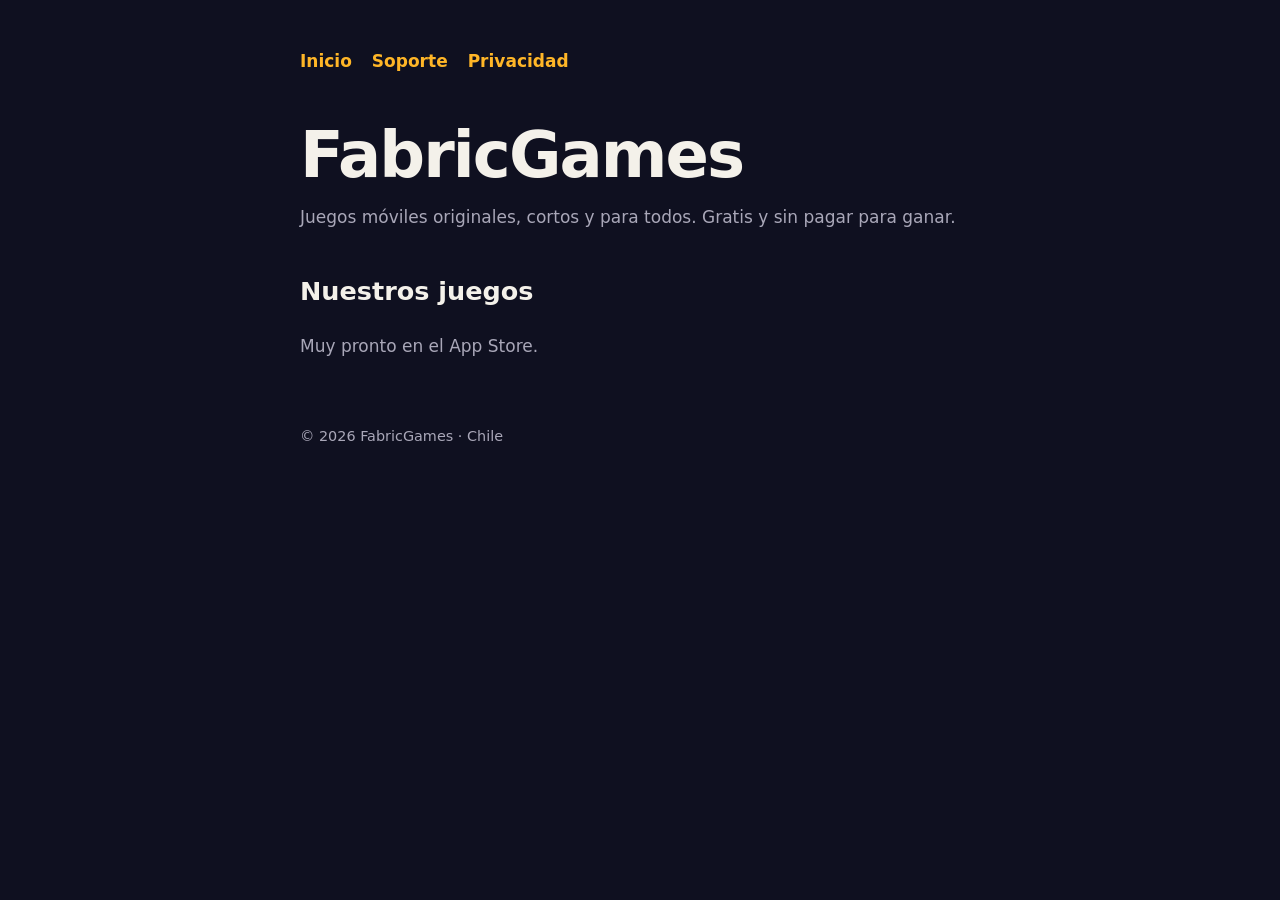
<file: index.html>
<!doctype html>
<html lang="es">
<head>
<meta charset="utf-8">
<meta name="viewport" content="width=device-width,initial-scale=1">
<title>FabricGames</title>
<meta name="description" content="FabricGames: juegos móviles originales para iPhone.">
<link rel="stylesheet" href="estilo.css">
</head>
<body><main>
<nav><a href="index.html">Inicio</a><a href="soporte.html">Soporte</a><a href="privacidad.html">Privacidad</a></nav>
<h1>FabricGames</h1>
<p class="muted">Juegos móviles originales, cortos y para todos. Gratis y sin pagar para ganar.</p>
<h2>Nuestros juegos</h2>
<p class="muted">Muy pronto en el App Store.</p>
<footer>© 2026 FabricGames · Chile</footer>
</main></body>
</html>
</file>
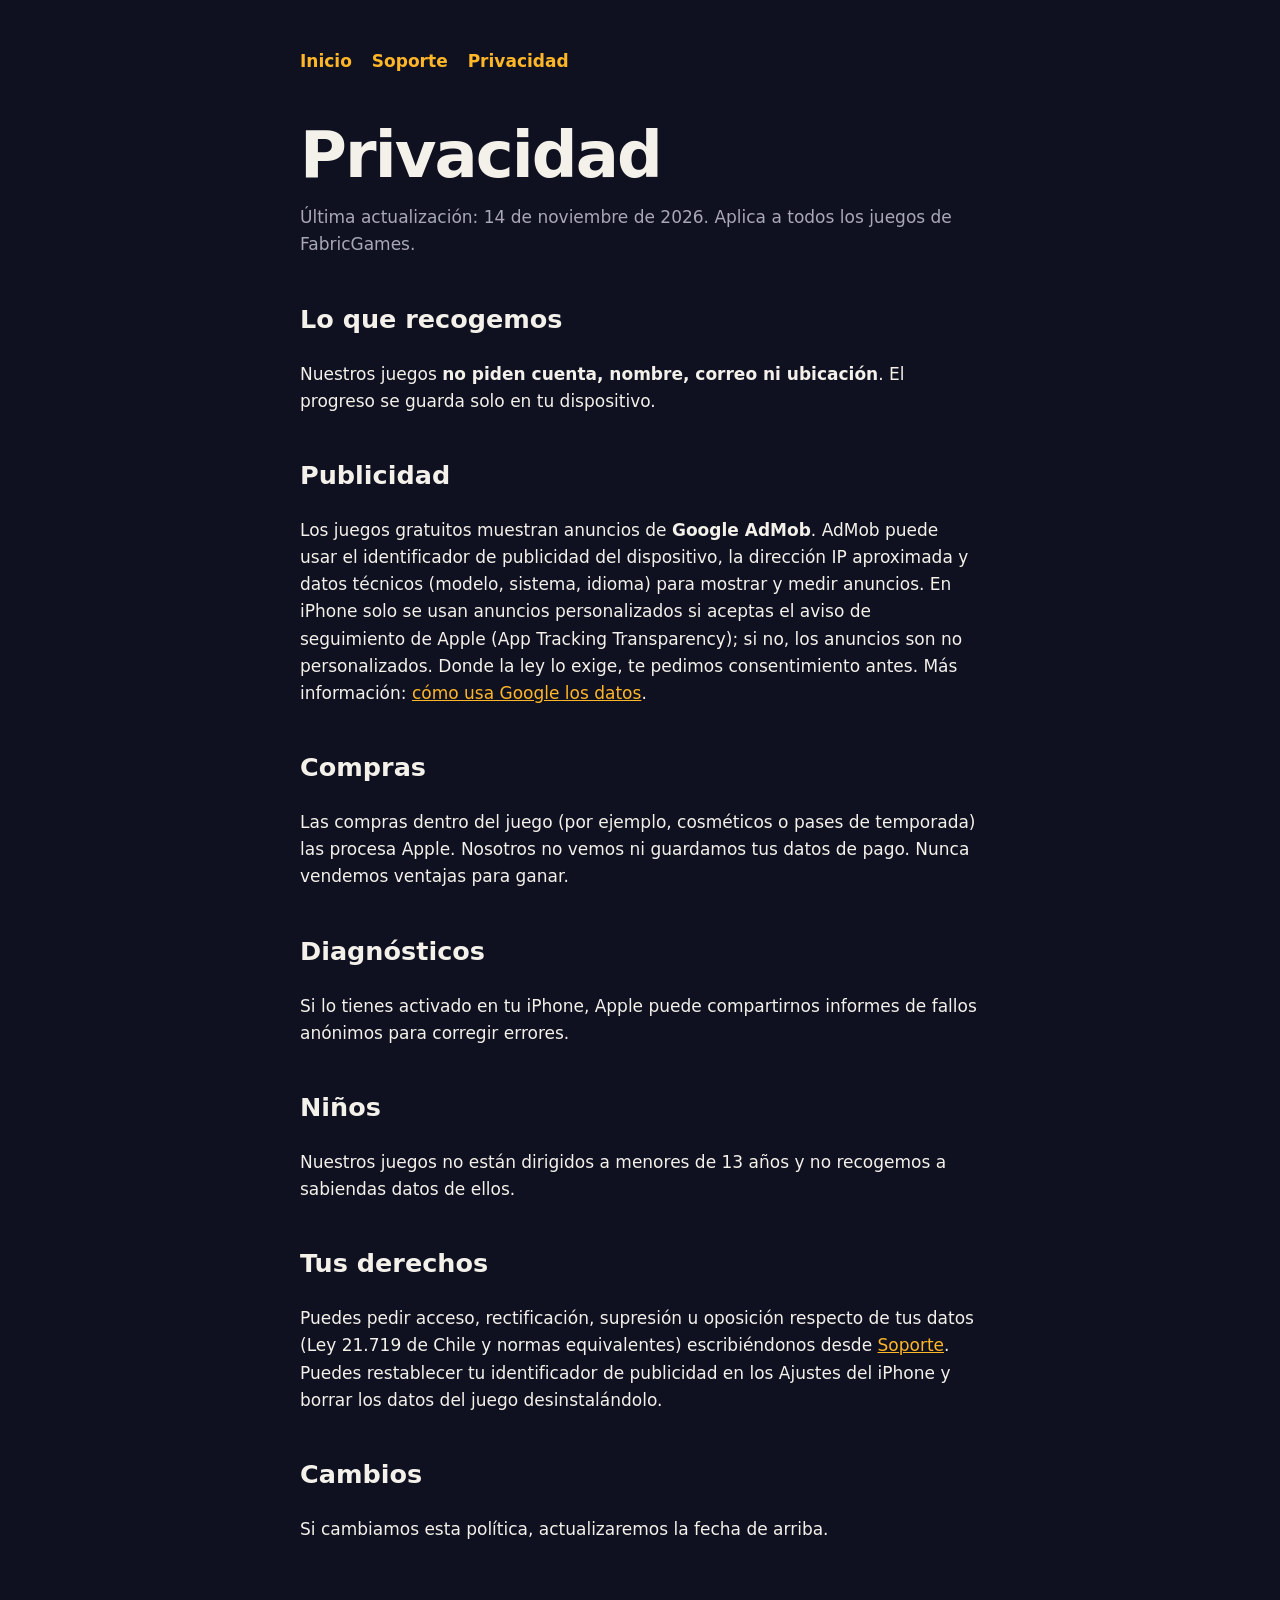
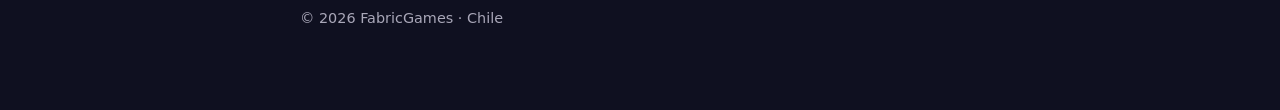
<file: privacidad.html>
<!doctype html>
<html lang="es">
<head>
<meta charset="utf-8">
<meta name="viewport" content="width=device-width,initial-scale=1">
<title>Política de privacidad · FabricGames</title>
<link rel="stylesheet" href="estilo.css">
</head>
<body><main>
<nav><a href="index.html">Inicio</a><a href="soporte.html">Soporte</a><a href="privacidad.html">Privacidad</a></nav>
<h1>Privacidad</h1>
<p class="muted">Última actualización: 14 de noviembre de 2026. Aplica a todos los juegos de FabricGames.</p>

<h2>Lo que recogemos</h2>
<p>Nuestros juegos <strong>no piden cuenta, nombre, correo ni ubicación</strong>. El progreso se guarda solo en tu dispositivo.</p>

<h2>Publicidad</h2>
<p>Los juegos gratuitos muestran anuncios de <strong>Google AdMob</strong>. AdMob puede usar el identificador de publicidad del dispositivo, la dirección IP aproximada y datos técnicos (modelo, sistema, idioma) para mostrar y medir anuncios. En iPhone solo se usan anuncios personalizados si aceptas el aviso de seguimiento de Apple (App Tracking Transparency); si no, los anuncios son no personalizados. Donde la ley lo exige, te pedimos consentimiento antes. Más información: <a href="https://policies.google.com/technologies/partner-sites">cómo usa Google los datos</a>.</p>

<h2>Compras</h2>
<p>Las compras dentro del juego (por ejemplo, cosméticos o pases de temporada) las procesa Apple. Nosotros no vemos ni guardamos tus datos de pago. Nunca vendemos ventajas para ganar.</p>

<h2>Diagnósticos</h2>
<p>Si lo tienes activado en tu iPhone, Apple puede compartirnos informes de fallos anónimos para corregir errores.</p>

<h2>Niños</h2>
<p>Nuestros juegos no están dirigidos a menores de 13 años y no recogemos a sabiendas datos de ellos.</p>

<h2>Tus derechos</h2>
<p>Puedes pedir acceso, rectificación, supresión u oposición respecto de tus datos (Ley 21.719 de Chile y normas equivalentes) escribiéndonos desde <a href="soporte.html">Soporte</a>. Puedes restablecer tu identificador de publicidad en los Ajustes del iPhone y borrar los datos del juego desinstalándolo.</p>

<h2>Cambios</h2>
<p>Si cambiamos esta política, actualizaremos la fecha de arriba.</p>
<footer>© 2026 FabricGames · Chile</footer>
</main></body>
</html>
</file>
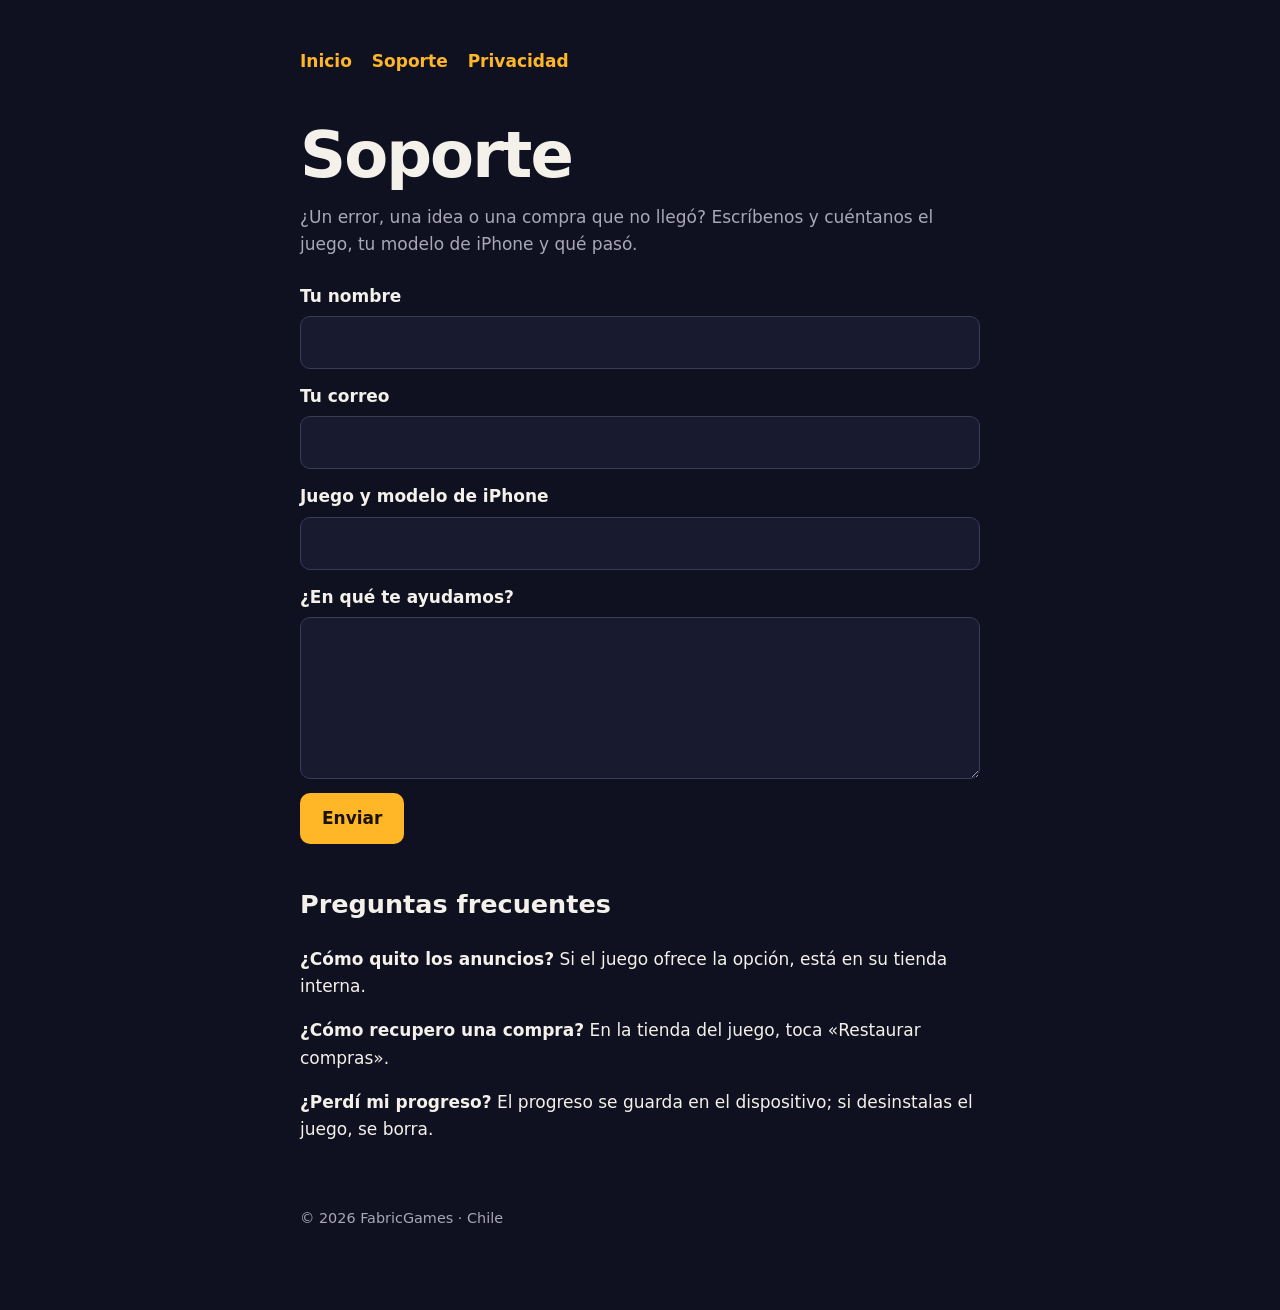
<file: soporte.html>
<!doctype html>
<html lang="es">
<head>
<meta charset="utf-8">
<meta name="viewport" content="width=device-width,initial-scale=1">
<title>Soporte · FabricGames</title>
<link rel="stylesheet" href="estilo.css">
</head>
<body><main>
<nav><a href="index.html">Inicio</a><a href="soporte.html">Soporte</a><a href="privacidad.html">Privacidad</a></nav>
<h1>Soporte</h1>
<p class="muted">¿Un error, una idea o una compra que no llegó? Escríbenos y cuéntanos el juego, tu modelo de iPhone y qué pasó.</p>
<form class="form" action="https://api.supertools.cl/api/v1/hosting-public/forms/a8946428-4499-47b8-b48e-18ddaac1373a" method="POST">
  <label>Tu nombre <input name="nombre" required></label>
  <label>Tu correo <input name="email" type="email" required></label>
  <label>Juego y modelo de iPhone <input name="juego"></label>
  <label>¿En qué te ayudamos? <textarea name="mensaje" rows="5" required></textarea></label>
  <input name="_gotcha" style="display:none" tabindex="-1" autocomplete="off">
  <button type="submit">Enviar</button>
</form>
<p id="ok" class="muted" hidden>✅ Mensaje enviado. Te responderemos pronto.</p>
<script>if(location.search.includes('enviado=1'))document.getElementById('ok').hidden=false</script>
<h2>Preguntas frecuentes</h2>
<p><strong>¿Cómo quito los anuncios?</strong> Si el juego ofrece la opción, está en su tienda interna.</p>
<p><strong>¿Cómo recupero una compra?</strong> En la tienda del juego, toca «Restaurar compras».</p>
<p><strong>¿Perdí mi progreso?</strong> El progreso se guarda en el dispositivo; si desinstalas el juego, se borra.</p>
<footer>© 2026 FabricGames · Chile</footer>
</main></body>
</html>
</file>
<file: estilo.css>
:root{--bg:#0f1020;--fg:#f4f1ea;--muted:#a9a7b8;--acento:#ffb627}
*{box-sizing:border-box}
body{margin:0;font:17px/1.6 system-ui,-apple-system,"Segoe UI",sans-serif;background:var(--bg);color:var(--fg)}
main{max-width:720px;margin:0 auto;padding:48px 20px 80px}
a{color:var(--acento)}
h1{font-size:clamp(2.4rem,8vw,4rem);line-height:1;margin:0 0 12px;letter-spacing:-.03em}
h2{margin-top:40px}
nav{display:flex;gap:20px;margin-bottom:48px;font-weight:600}
nav a{text-decoration:none}
.muted{color:var(--muted)}
.form{display:grid;gap:14px;margin:24px 0}
.form label{display:grid;gap:6px;font-weight:600}
.form input,.form textarea{font:inherit;padding:12px;border-radius:10px;border:1px solid #3a3b55;background:#181a30;color:var(--fg)}
.form button{justify-self:start;font:inherit;font-weight:700;padding:12px 22px;border:0;border-radius:10px;background:var(--acento);color:#1a1300;cursor:pointer}
footer{margin-top:64px;color:var(--muted);font-size:.9rem}
</file>
